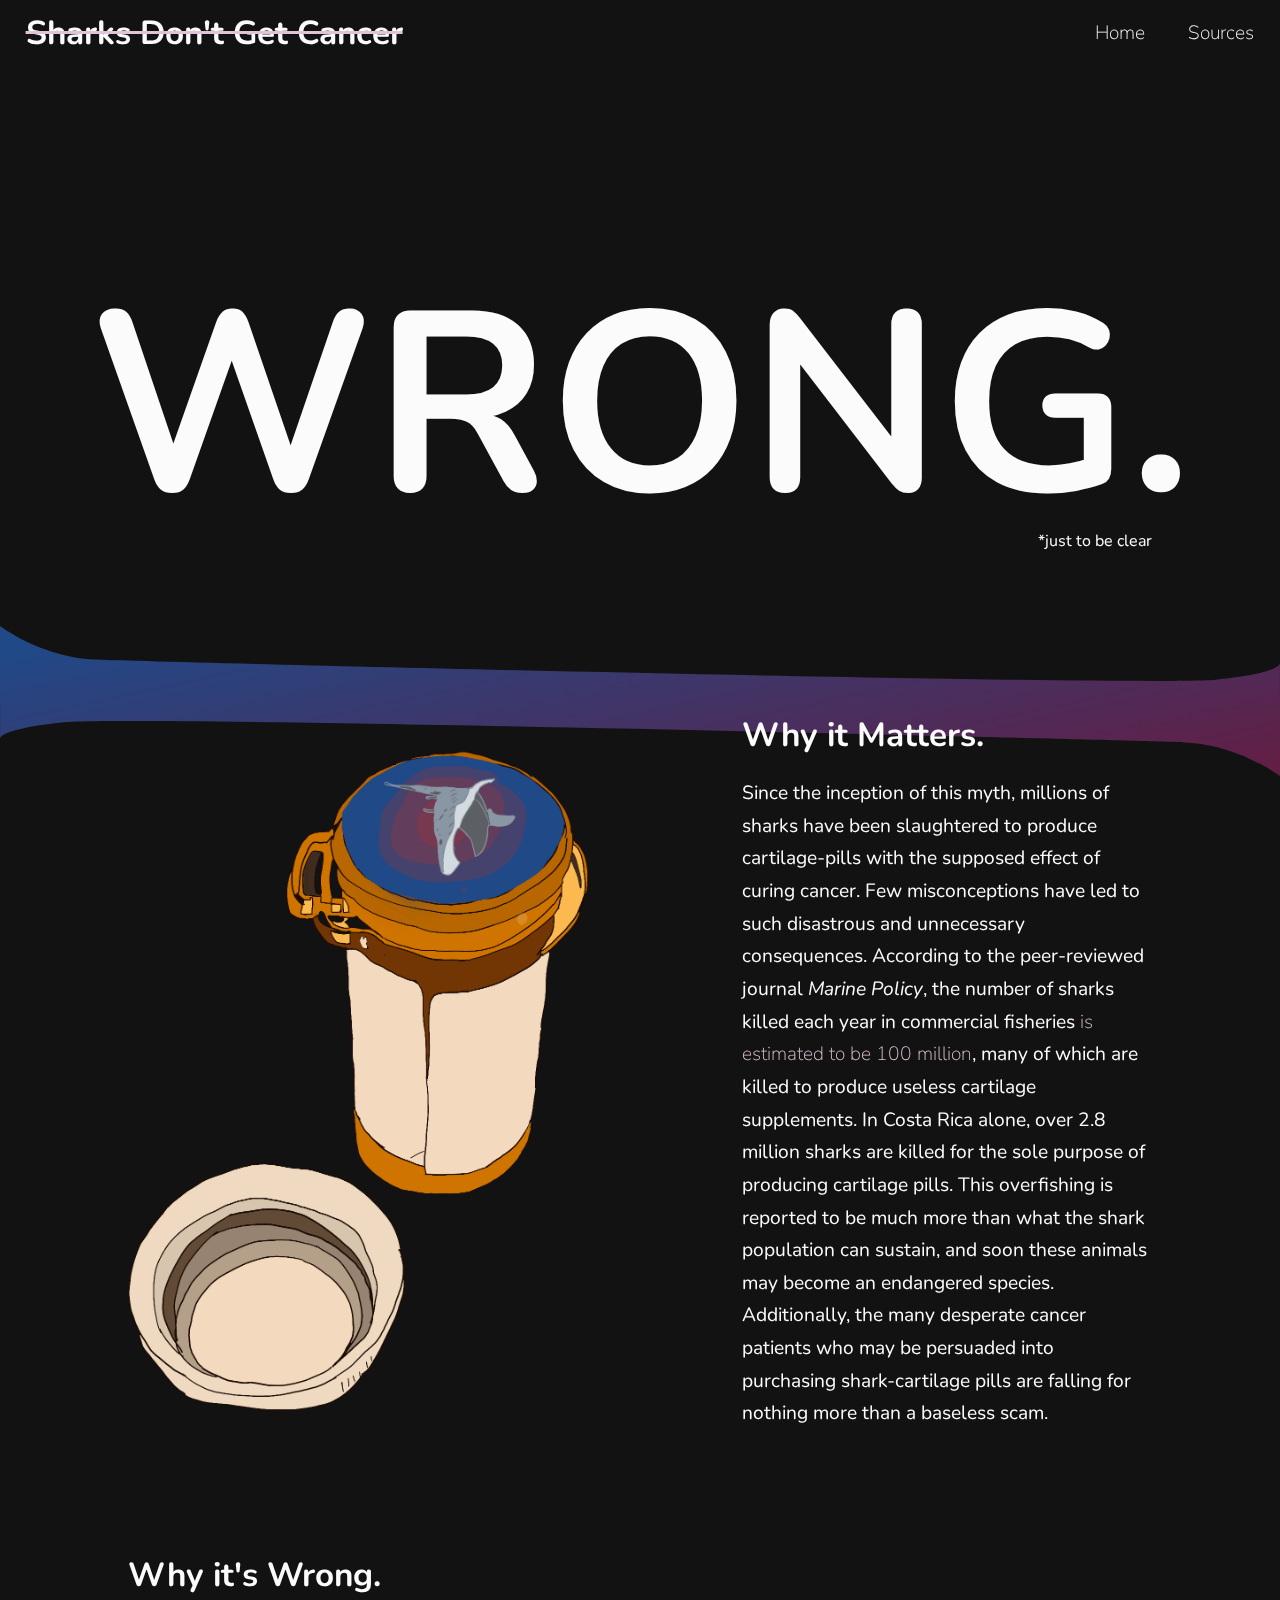
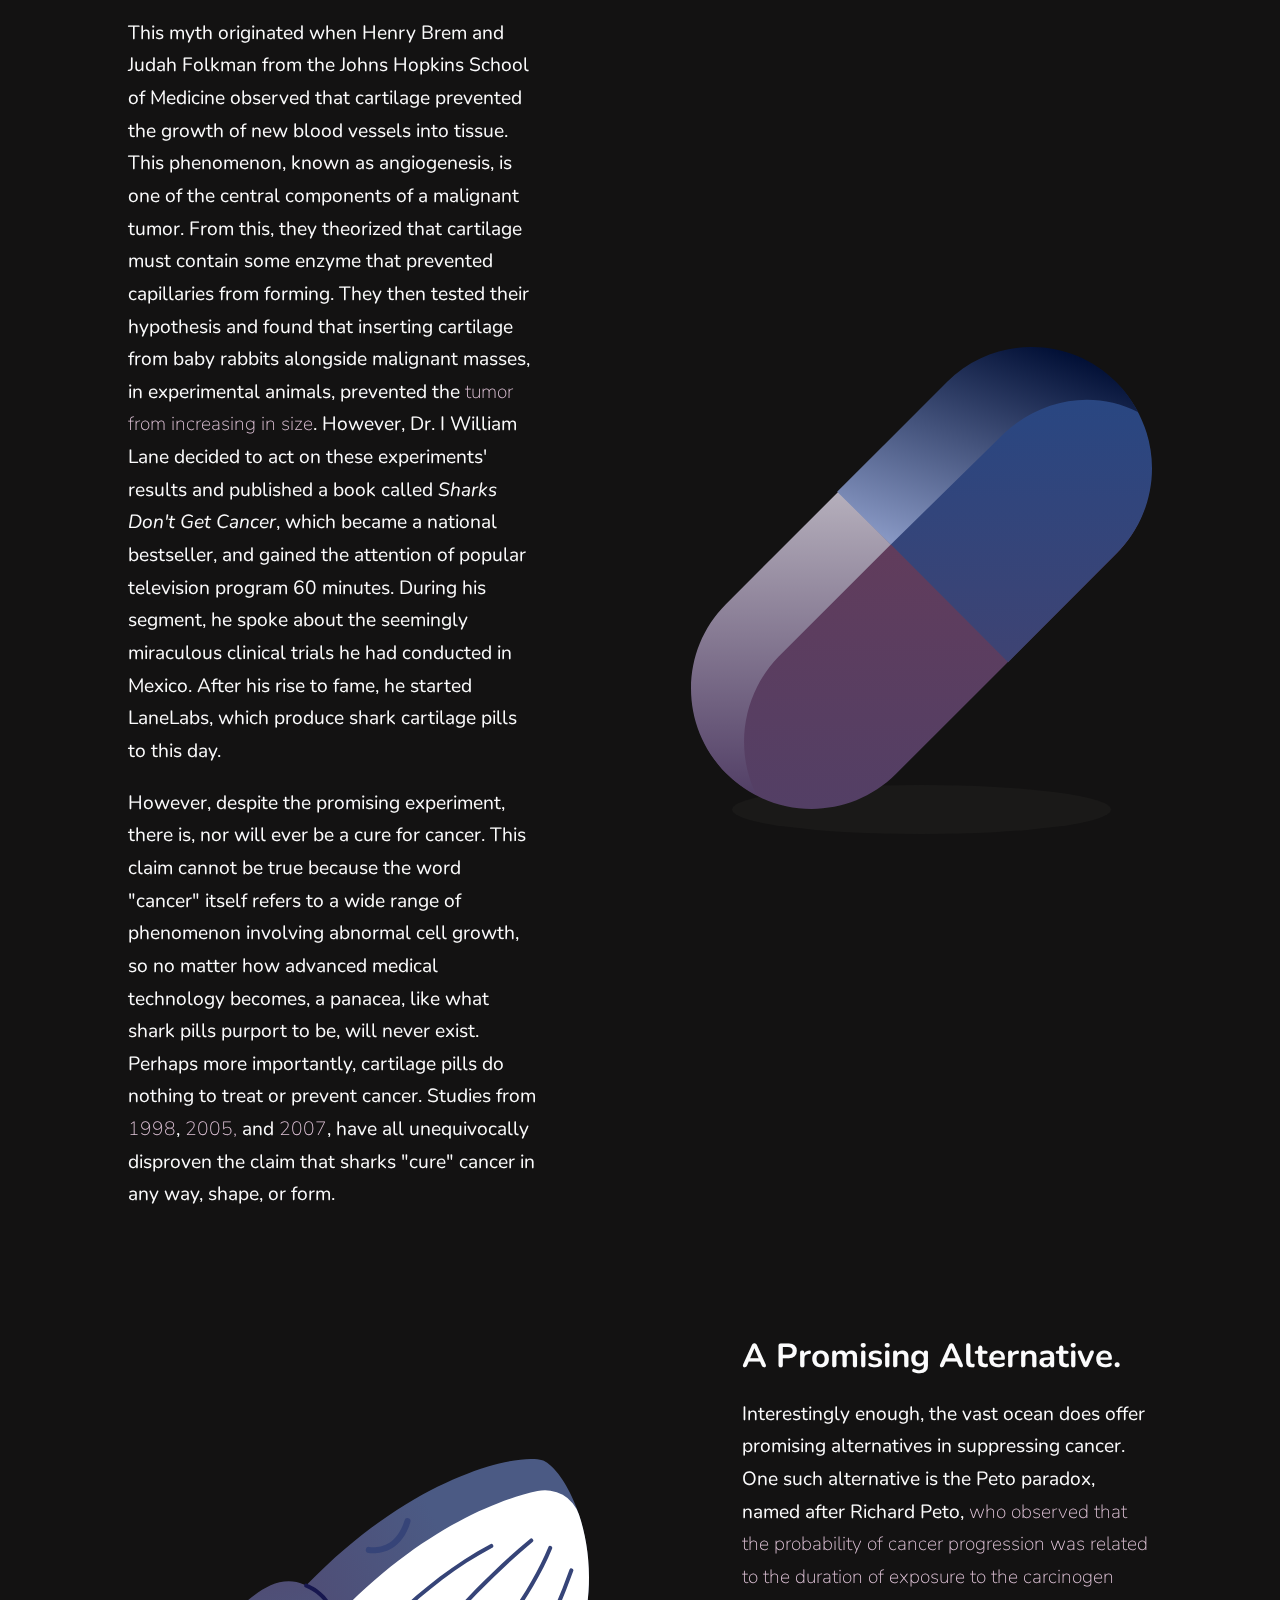
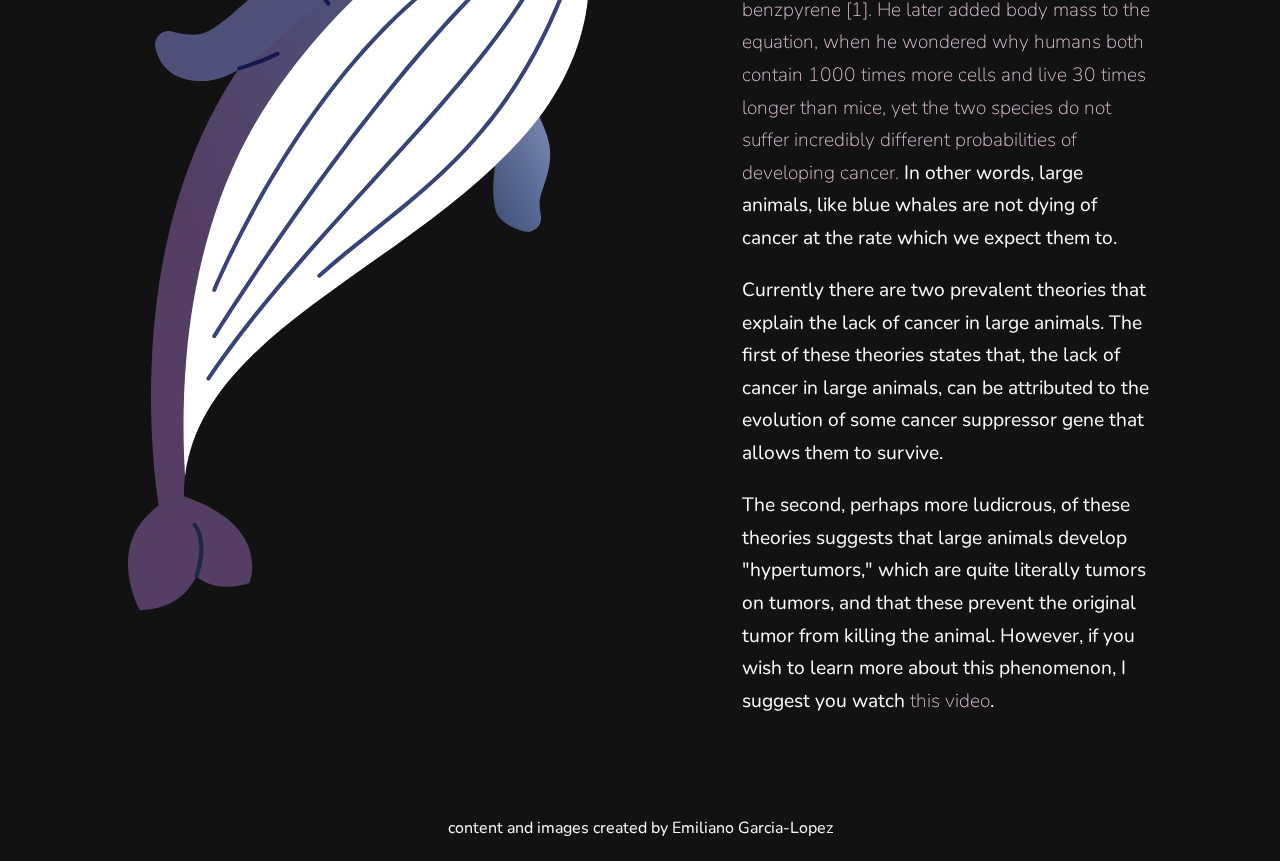
<file: index.html>
<!DOCTYPE html>
<html lang="en">

<head>
    <meta charset="UTF-8" />
    <meta name="viewport" content="width=device-width, initial-scale=1.0" />
    <meta name="keywords" content="Sharks, Debunking, Science, Cancer, Peto Paradox" />
    <meta name="description" content="Debunking the common myth that sharks don't get cancer" />
    <title>sharks don't get cancer</title>
    <link rel="stylesheet" href="./css/main.css" />
    <link rel="shortcut icon" href="/images/pill.svg" type="image/x-icon">
    <script src="/app.js"></script>
</head>

<body class="unl" onload="document.body.className += ' fadein';" id="body">
    <nav>
        <div>
            <a href="/index.html">
                <h1><strike>Sharks Don't Get Cancer</strike></h1>
            </a>
        </div>
        <div class="menu">
            <a href="/index.html">Home</a>
            <a href="/sources/">Sources</a>
        </div>

        <div class="SC">
            <a href="/index.html">
                <h1>SC</h1>
            </a>
        </div>

        <img src="/images/ham.svg" alt="menu" class="hamburger" onclick="Nav()" />

        <div id="nav-overlay">
            <div class="content">
                <a href="/index.html">
                    <h1>Home</h1>
                </a>
                <a href="/sources/">
                    <h1>Sources</h1>
                </a>
            </div>
        </div>
    </nav>

    <div class="hero">
        <div class="huge">WRONG.</div>
        <div class="smaller" >*just to be clear</div>
    </div>

    <img src="./images/gradient.svg" alt="gradient" class="grad" />

    <div class="sec-r">
        <img src="./images/bottle.png" alt="Shark inside a pill bottle" />

        <div class="cont">
            <h1>Why it Matters.</h1>
            <p>
                Since the inception of this myth, millions of sharks have been
                slaughtered to produce cartilage-pills with the supposed effect of
                curing cancer. Few misconceptions have led to such disastrous and
                unnecessary consequences. According to the peer-reviewed journal
                <em>Marine Policy</em>, the number of sharks killed each year in
                commercial fisheries
                <a  target=”_blank” href="https://www.sciencedirect.com/science/article/abs/pii/S0308597X13000055">is estimated to be 100
                    million</a>, many of which are killed to produce useless cartilage supplements.
                In Costa Rica alone, over 2.8 million sharks are killed for the sole
                purpose of producing cartilage pills. This overfishing is reported to
                be much more than what the shark population can sustain, and soon
                these animals may become an endangered species. Additionally, the many
                desperate cancer patients who may be persuaded into purchasing
                shark-cartilage pills are falling for nothing more than a baseless
                scam.
            </p>
        </div>
    </div>

    <div class="sec-l">
        <img src="./images/pill.svg" alt="Pill" />

        <div class="cont">
            <h1>Why it's Wrong.</h1>
            <p>
                This myth originated when Henry Brem and Judah Folkman from the Johns
                Hopkins School of Medicine observed that cartilage prevented the
                growth of new blood vessels into tissue. This phenomenon, known as
                angiogenesis, is one of the central components of a malignant tumor.
                From this, they theorized that cartilage must contain some enzyme that
                prevented capillaries from forming. They then tested their hypothesis
                and found that inserting cartilage from baby rabbits alongside
                malignant masses, in experimental animals, prevented the
                <a  target=”_blank” href="https://rupress.org/jem/article/141/2/427/21885/Inhibition-of-tumor-angiogenesis-mediated-by">tumor
                    from increasing in size</a>. However, Dr. I William Lane decided to act on these
                experiments&apos; results and published a book called
                <em>Sharks Don&apos;t Get Cancer</em>, which became a national
                bestseller, and gained the attention of popular television program 60
                minutes. During his segment, he spoke about the seemingly miraculous
                clinical trials he had conducted in Mexico. After his rise to fame, he
                started LaneLabs, which produce shark cartilage pills to this day.
            </p>
            <p>
                However, despite the promising experiment, there is, nor will ever be
                a cure for cancer. This claim cannot be true because the word
                &quot;cancer&quot; itself refers to a wide range of phenomenon
                involving abnormal cell growth, so no matter how advanced medical
                technology becomes, a panacea, like what shark pills purport to be,
                will never exist. Perhaps more importantly, cartilage pills do nothing
                to treat or prevent cancer. Studies from
                <a  target=”_blank” href="https://pubmed.ncbi.nlm.nih.gov/9817287/">1998</a>,
                <a  target=”_blank” href="https://pubmed.ncbi.nlm.nih.gov/15912493/">2005,</a> and
                <a  target=”_blank” href="https://pubmed.ncbi.nlm.nih.gov/20505152/">2007</a>, have all
                unequivocally disproven the claim that sharks &quot;cure&quot; cancer
                in any way, shape, or form.
            </p>
        </div>
    </div>

    <div class="sec-r">
        <img src="./images/whale.svg" alt="Illustration of a whale" />

        <div class="cont">
            <h1>A Promising Alternative.</h1>
            <p>
                Interestingly enough, the vast ocean does offer promising alternatives
                in suppressing cancer. One such alternative is the Peto paradox, named
                after Richard Peto,
                <a  target=”_blank” href="https://bmcbiol.biomedcentral.com/articles/10.1186/s12915-017-0401-7">who observed that the
                    probability of cancer progression was related
                    to the duration of exposure to the carcinogen benzpyrene [1]. He
                    later added body mass to the equation, when he wondered why humans
                    both contain 1000 times more cells and live 30 times longer than
                    mice, yet the two species do not suffer incredibly different
                    probabilities of developing cancer.</a>
                In other words, large animals, like blue whales are not dying of
                cancer at the rate which we expect them to.
            </p>
            <p>
                Currently there are two prevalent theories that explain the lack of
                cancer in large animals. The first of these theories states that, the
                lack of cancer in large animals, can be attributed to the evolution of
                some cancer suppressor gene that allows them to survive.
            </p>
            <p>
                The second, perhaps more ludicrous, of these theories suggests that
                large animals develop &quot;hypertumors,&quot; which are quite
                literally tumors on tumors, and that these prevent the original tumor
                from killing the animal. However, if you wish to learn more about this
                phenomenon, I suggest you watch <a  target=”_blank” href="https://www.youtube.com/watch?v=1AElONvi9WQ&t=165s">this video</a>.
            </p>
        </div>
    </div>

    <div class="footer">
        <p>content and images created by Emiliano Garcia-Lopez</p>
    </div>
</body>

</html>
</file>
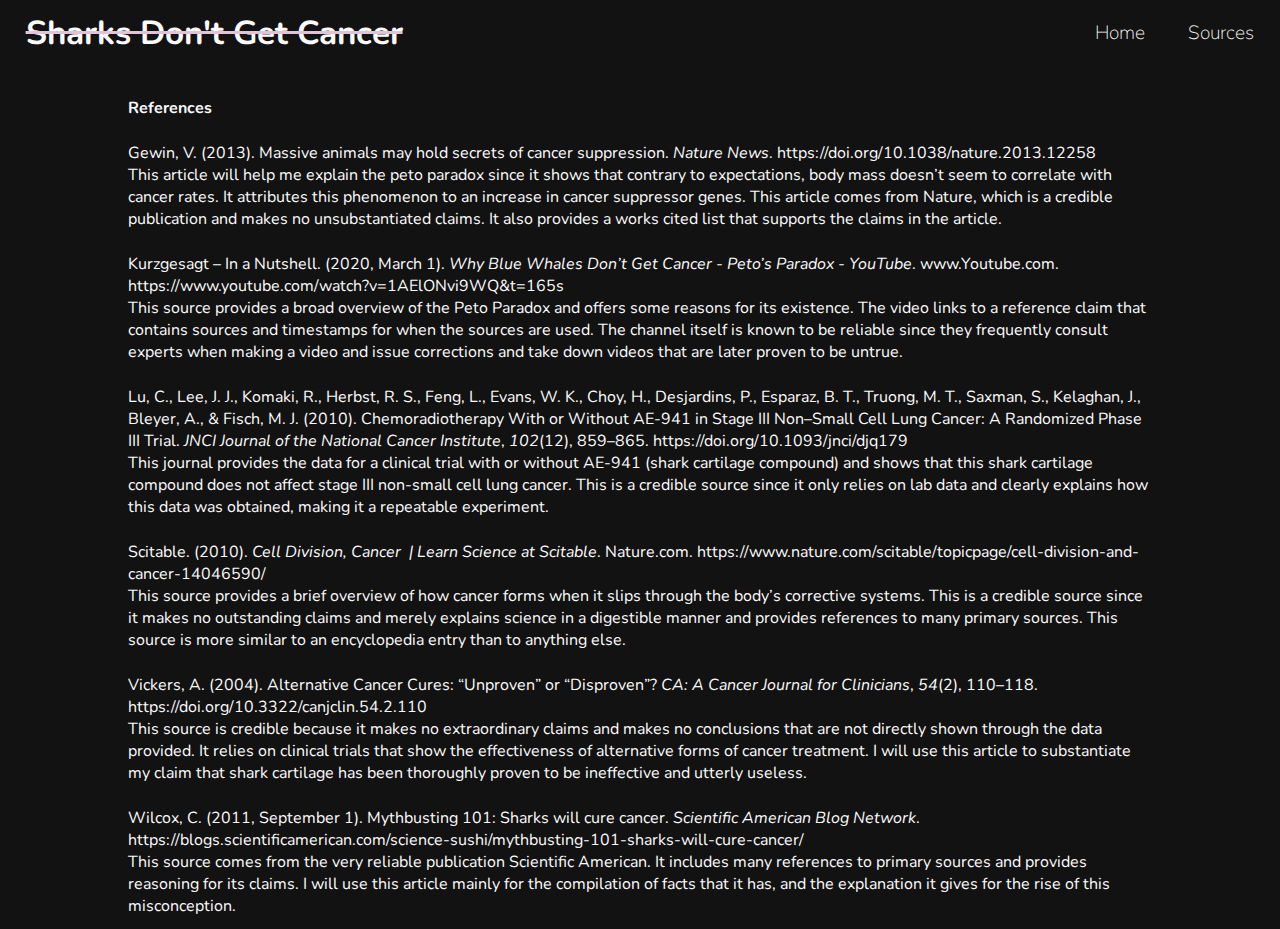
<file: sources/index.html>
<!DOCTYPE html>
<html lang="en">

<head>
    <meta charset="UTF-8" />
    <meta name="viewport" content="width=device-width, initial-scale=1.0" />
    <meta name="keywords" content="Sharks, Debunking, Science, Cancer, Peto Paradox" />
    <meta name="description" content="Debunking the common myth that sharks don't get cancer" />
    <title>sources</title>
    <link rel="stylesheet" href="/css/main.css" />
    <link rel="shortcut icon" href="/images/pill.svg" type="image/x-icon">
    <script src="/app.js"></script>
</head>

<body style="height: 100vh;" id="body">
    <nav>
        <div>
            <a href="/index.html">
                <h1><strike>Sharks Don't Get Cancer</strike></h1>
            </a>
        </div>
        <div class="menu">
            <a href="/index.html">Home</a>
            <a href="/sources/">Sources</a>
        </div>

        <div class="SC">
            <a href="/index.html">
                <h1>SC</h1>
            </a>
        </div>

        <img src="/images/ham.svg" alt="menu" class="hamburger" onclick="Nav()" />

        <div id="nav-overlay">
            <div class="content">
                <a href="/index.html">
                    <h1>Home</h1>
                </a>
                <a href="/sources/">
                    <h1>Sources</h1>
                </a>
            </div>
        </div>
    </nav>

    <div class="sources">
        <p><strong>References</strong></p>
        <p>Gewin, V. (2013). Massive animals may hold secrets of cancer suppression. <em>Nature News</em>.
            https://doi.org/10.1038/nature.2013.12258 <br />
            This article will help me explain the peto paradox since it
            shows that contrary to expectations, body mass doesn&rsquo;t seem to correlate with cancer rates. It
            attributes this phenomenon to an increase in cancer suppressor genes. This article comes from Nature, which
            is a credible publication and makes no unsubstantiated claims. It also provides a works cited list that
            supports the claims in the article.</p>
        <p>Kurzgesagt &ndash; In a Nutshell. (2020, March 1). <em>Why Blue Whales Don&rsquo;t Get Cancer - Peto&rsquo;s
                Paradox - YouTube</em>. www.Youtube.com. https://www.youtube.com/watch?v=1AElONvi9WQ&amp;t=165s
            <br />
            This source provides a broad overview of the Peto Paradox and offers some reasons for its existence.
            The video links to a reference claim that contains sources and timestamps for when the sources are used. The
            channel itself is known to be reliable since they frequently consult experts when making a video and issue
            corrections and take down videos that are later proven to be untrue.</p>
        <p>Lu, C., Lee, J. J., Komaki, R., Herbst, R. S., Feng, L., Evans, W. K., Choy, H., Desjardins, P., Esparaz, B.
            T., Truong, M. T., Saxman, S., Kelaghan, J., Bleyer, A., &amp; Fisch, M. J. (2010). Chemoradiotherapy With
            or Without AE-941 in Stage III Non&ndash;Small Cell Lung Cancer: A Randomized Phase III Trial. <em>JNCI
                Journal of the National Cancer Institute</em>, <em>102</em>(12), 859&ndash;865.
            https://doi.org/10.1093/jnci/djq179 <br />
            This journal provides the data for a clinical trial with or
            without AE-941 (shark cartilage compound) and shows that this shark cartilage compound does not affect stage III non-small cell lung
            cancer. This is a credible source since it only relies on lab data and clearly explains how this data
            was obtained, making it a repeatable experiment.</p>
        <p>Scitable. (2010). <em>Cell Division, Cancer&nbsp; | Learn Science at Scitable</em>. Nature.com.
            https://www.nature.com/scitable/topicpage/cell-division-and-cancer-14046590/ <br />
            This source provides a
            brief overview of how cancer forms when it slips through the body&rsquo;s corrective systems. This is
            a credible source since it makes no outstanding claims and merely explains science in a digestible manner
            and provides references to many primary sources. This source is more similar to an encyclopedia entry than
            to anything else.</p>
        <p>Vickers, A. (2004). Alternative Cancer Cures: &ldquo;Unproven&rdquo; or &ldquo;Disproven&rdquo;? <em>CA: A
                Cancer Journal for Clinicians</em>, <em>54</em>(2), 110&ndash;118.
            https://doi.org/10.3322/canjclin.54.2.110 <br />
            This source is credible because it makes no extraordinary
            claims and makes no conclusions that are not directly shown through the data provided. It relies on clinical
            trials that show the effectiveness of alternative forms of cancer treatment. I will use this article to
            substantiate my claim that shark cartilage has been thoroughly proven to be ineffective and utterly useless.
        </p>
        <p>Wilcox, C. (2011, September 1). Mythbusting 101: Sharks will cure cancer. <em>Scientific American Blog
                Network</em>.
            https://blogs.scientificamerican.com/science-sushi/mythbusting-101-sharks-will-cure-cancer/ <br/>
            This source comes from the very reliable publication Scientific American. It includes many references to primary
            sources and provides reasoning for its claims. I will use this article mainly for the compilation of facts
            that it has, and the explanation it gives for the rise of this misconception.</p>
    </div>


</body>
</file>
<file: css/main.css>
@import url("https://fonts.googleapis.com/css2?family=Nunito:ital,wght@0,300;0,400;0,700;1,300&display=swap");
body::-webkit-scrollbar {
  width: 15px;
}

body {
  scrollbar-width: thin;
  scrollbar-color: #512A56 rgba(255, 255, 255, 0.048);
}

body::-webkit-scrollbar-track {
  background: rgba(255, 255, 255, 0.048);
}

body::-webkit-scrollbar-thumb {
  background-color: #512A56;
  border-radius: 6px;
  border: 3px solid rgba(255, 255, 255, 0.048);
}

body {
  font-family: 'Nunito', sans-serif;
  background-color: #131212;
  color: #FBFBFC;
  margin: 0;
  padding: 0;
  display: -webkit-box;
  display: -ms-flexbox;
  display: flex;
  -webkit-box-orient: vertical;
  -webkit-box-direction: normal;
      -ms-flex-direction: column;
          flex-direction: column;
  -webkit-box-align: center;
      -ms-flex-align: center;
          align-items: center;
}

.unl {
  opacity: 0;
  -webkit-filter: grayscale(80);
          filter: grayscale(80);
}

.fadein {
  -webkit-transition: .8s ease-in;
  transition: .8s ease-in;
  opacity: 1;
  -webkit-filter: grayscale(0);
          filter: grayscale(0);
}

::-moz-selection {
  color: #131212;
  background-color: #dfc3d7;
}

::selection {
  color: #131212;
  background-color: #dfc3d7;
}

a {
  text-decoration: none;
  color: #dfc3d7;
  font-weight: lighter;
}

h1 {
  font-size: 2.6vw;
  font-weight: bold;
  margin: 0;
}

h2 {
  font-size: 1.3vw;
  margin: 0;
}

strike {
  color: #FBFBFC;
  -webkit-text-decoration-color: #dfc3d7;
          text-decoration-color: #dfc3d7;
}

nav {
  width: 96%;
  padding-top: .75%;
  max-width: 1920px;
  display: -webkit-box;
  display: -ms-flexbox;
  display: flex;
  -webkit-box-orient: horizontal;
  -webkit-box-direction: normal;
      -ms-flex-direction: row;
          flex-direction: row;
  -webkit-box-align: center;
      -ms-flex-align: center;
          align-items: center;
  -webkit-box-pack: justify;
      -ms-flex-pack: justify;
          justify-content: space-between;
  position: relative;
}

nav .menu {
  display: -webkit-box;
  display: -ms-flexbox;
  display: flex;
  -webkit-box-orient: horizontal;
  -webkit-box-direction: normal;
      -ms-flex-direction: row;
          flex-direction: row;
  -webkit-box-align: center;
      -ms-flex-align: center;
          align-items: center;
  -webkit-box-pack: justify;
      -ms-flex-pack: justify;
          justify-content: space-between;
  width: 13%;
  margin: 0;
  padding: 0;
}

nav .menu a {
  font-size: 1.5vw;
  color: #FBFBFC;
  text-decoration: none;
}

nav .menu:hover a:not(:hover) {
  -webkit-transition: .4s ease-in-out;
  transition: .4s ease-in-out;
  color: #fbfbfcbe;
}

nav .SC {
  display: none;
}

nav .hamburger {
  display: none;
}

nav #nav-overlay {
  position: fixed;
  display: none;
  top: 0;
  left: 0;
  -webkit-box-orient: horizontal;
  -webkit-box-direction: normal;
      -ms-flex-direction: row;
          flex-direction: row;
  z-index: 9999;
  width: 100%;
  height: 100vh;
  background: linear-gradient(45deg, #204988 0%, #701637 100%);
  -webkit-box-pack: center;
      -ms-flex-pack: center;
          justify-content: center;
  -webkit-box-align: center;
      -ms-flex-align: center;
          align-items: center;
}

nav #nav-overlay .content {
  display: -webkit-box;
  display: -ms-flexbox;
  display: flex;
  height: 15%;
  width: 90%;
  -webkit-box-orient: vertical;
  -webkit-box-direction: normal;
      -ms-flex-direction: column;
          flex-direction: column;
  -webkit-box-pack: justify;
      -ms-flex-pack: justify;
          justify-content: space-between;
  -webkit-box-align: center;
      -ms-flex-align: center;
          align-items: center;
}

nav #nav-overlay .content a h1 {
  color: white;
  font-size: xx-large;
}

.hero {
  display: -webkit-box;
  display: -ms-flexbox;
  display: flex;
  -webkit-box-orient: vertical;
  -webkit-box-direction: normal;
      -ms-flex-direction: column;
          flex-direction: column;
  -webkit-box-align: center;
      -ms-flex-align: center;
          align-items: center;
  -webkit-box-pack: center;
      -ms-flex-pack: center;
          justify-content: center;
  padding: 8% 0 0 0;
  width: 80%;
  max-width: 1536px;
  height: 52vh;
}

.hero .huge {
  font-size: 20vw;
  padding: 0;
  margin: 0;
  font-weight: 700;
}

.hero .smaller {
  -ms-flex-item-align: end;
      align-self: flex-end;
  font-size: 100%;
  margin: -5% 0 0 0;
}

img.grad {
  width: 100%;
  padding: 0;
  margin: 0;
  z-index: -2;
  margin: 0% 0 -5% 0;
  pointer-events: none;
}

.sec-r {
  display: -webkit-box;
  display: -ms-flexbox;
  display: flex;
  -webkit-box-orient: horizontal;
  -webkit-box-direction: normal;
      -ms-flex-direction: row;
          flex-direction: row;
  -webkit-box-align: center;
      -ms-flex-align: center;
          align-items: center;
  -webkit-box-pack: justify;
      -ms-flex-pack: justify;
          justify-content: space-between;
  padding: 0;
  width: 80%;
  max-width: 1440px;
}

.sec-r img {
  width: 45%;
  -webkit-transition: .4s ease-in-out;
  transition: .4s ease-in-out;
  pointer-events: none;
}

.sec-r img:hover {
  -webkit-transform: scale(1.02);
          transform: scale(1.02);
}

.sec-r .cont {
  width: 40%;
}

.sec-r .cont p {
  font-size: 120%;
  line-height: 170%;
}

.sec-l {
  display: -webkit-box;
  display: -ms-flexbox;
  display: flex;
  -webkit-box-orient: horizontal;
  -webkit-box-direction: reverse;
      -ms-flex-direction: row-reverse;
          flex-direction: row-reverse;
  -webkit-box-align: center;
      -ms-flex-align: center;
          align-items: center;
  -webkit-box-pack: justify;
      -ms-flex-pack: justify;
          justify-content: space-between;
  padding: 8% 0;
  width: 80%;
  max-width: 1440px;
}

.sec-l img {
  width: 45%;
  -webkit-transition: .4s ease-in-out;
  transition: .4s ease-in-out;
  pointer-events: none;
}

.sec-l img:hover {
  -webkit-transform: scale(1.02);
          transform: scale(1.02);
}

.sec-l .cont {
  width: 40%;
}

.sec-l .cont p {
  font-size: 120%;
  line-height: 170%;
}

@media (max-width: 700px) {
  nav {
    width: 85%;
    margin-top: 2%;
    -webkit-box-align: center;
        -ms-flex-align: center;
            align-items: center;
  }
  nav div {
    display: none;
  }
  nav .menu {
    display: none;
  }
  nav .SC {
    display: -webkit-box;
    display: -ms-flexbox;
    display: flex;
    padding: 0;
    margin: 0;
  }
  nav .SC h1 {
    font-size: 45px;
    color: white;
  }
  nav .hamburger {
    display: -webkit-box;
    display: -ms-flexbox;
    display: flex;
    padding: 0;
    margin: 0;
    width: 40px;
  }
  .hero {
    width: 85%;
    height: 75vh;
    -webkit-box-orient: vertical;
    -webkit-box-direction: normal;
        -ms-flex-direction: column;
            flex-direction: column;
  }
  .hero .huge {
    font-size: 21vw;
  }
  .hero .smaller {
    font-size: 100%;
  }
  img.grad {
    margin: -8vh 0 0 0;
    height: 45vh;
    pointer-events: none;
  }
  .sec-l, .sec-r {
    -webkit-box-orient: vertical;
    -webkit-box-direction: normal;
        -ms-flex-direction: column;
            flex-direction: column;
    width: 100%;
  }
  .sec-l img, .sec-r img {
    width: 85%;
    border-radius: 15px;
    pointer-events: none;
  }
  .sec-l .cont, .sec-r .cont {
    width: 85%;
    margin: 12% 0;
  }
  .sec-l .cont h1, .sec-r .cont h1 {
    font-size: xx-large;
  }
  .sec-l .cont p, .sec-r .cont p {
    font-size: medium;
    line-height: 20pt;
    padding-bottom: 15px;
  }
}

@media (min-width: 1920px) {
  h1 {
    font-size: 50px;
  }
  h2 {
    font-size: 26px;
  }
  nav .menu a {
    font-size: 28px;
  }
  .hero .huge {
    font-size: 384px;
  }
}

.footer {
  padding: 5% 0 0.5%;
}

.sources {
  margin: 30px 0;
  width: 90vw;
  height: -webkit-fit-content;
  height: -moz-fit-content;
  height: fit-content;
  max-width: 1536px;
  display: -webkit-box;
  display: -ms-flexbox;
  display: flex;
  -webkit-box-orient: vertical;
  -webkit-box-direction: normal;
      -ms-flex-direction: column;
          flex-direction: column;
  -webkit-box-align: center;
      -ms-flex-align: center;
          align-items: center;
  -webkit-box-pack: center;
      -ms-flex-pack: center;
          justify-content: center;
}

.sources p {
  font-size: 100%;
  padding: 0;
  margin: 1% 0;
  width: 80vw;
}
/*# sourceMappingURL=main.css.map */
</file>
